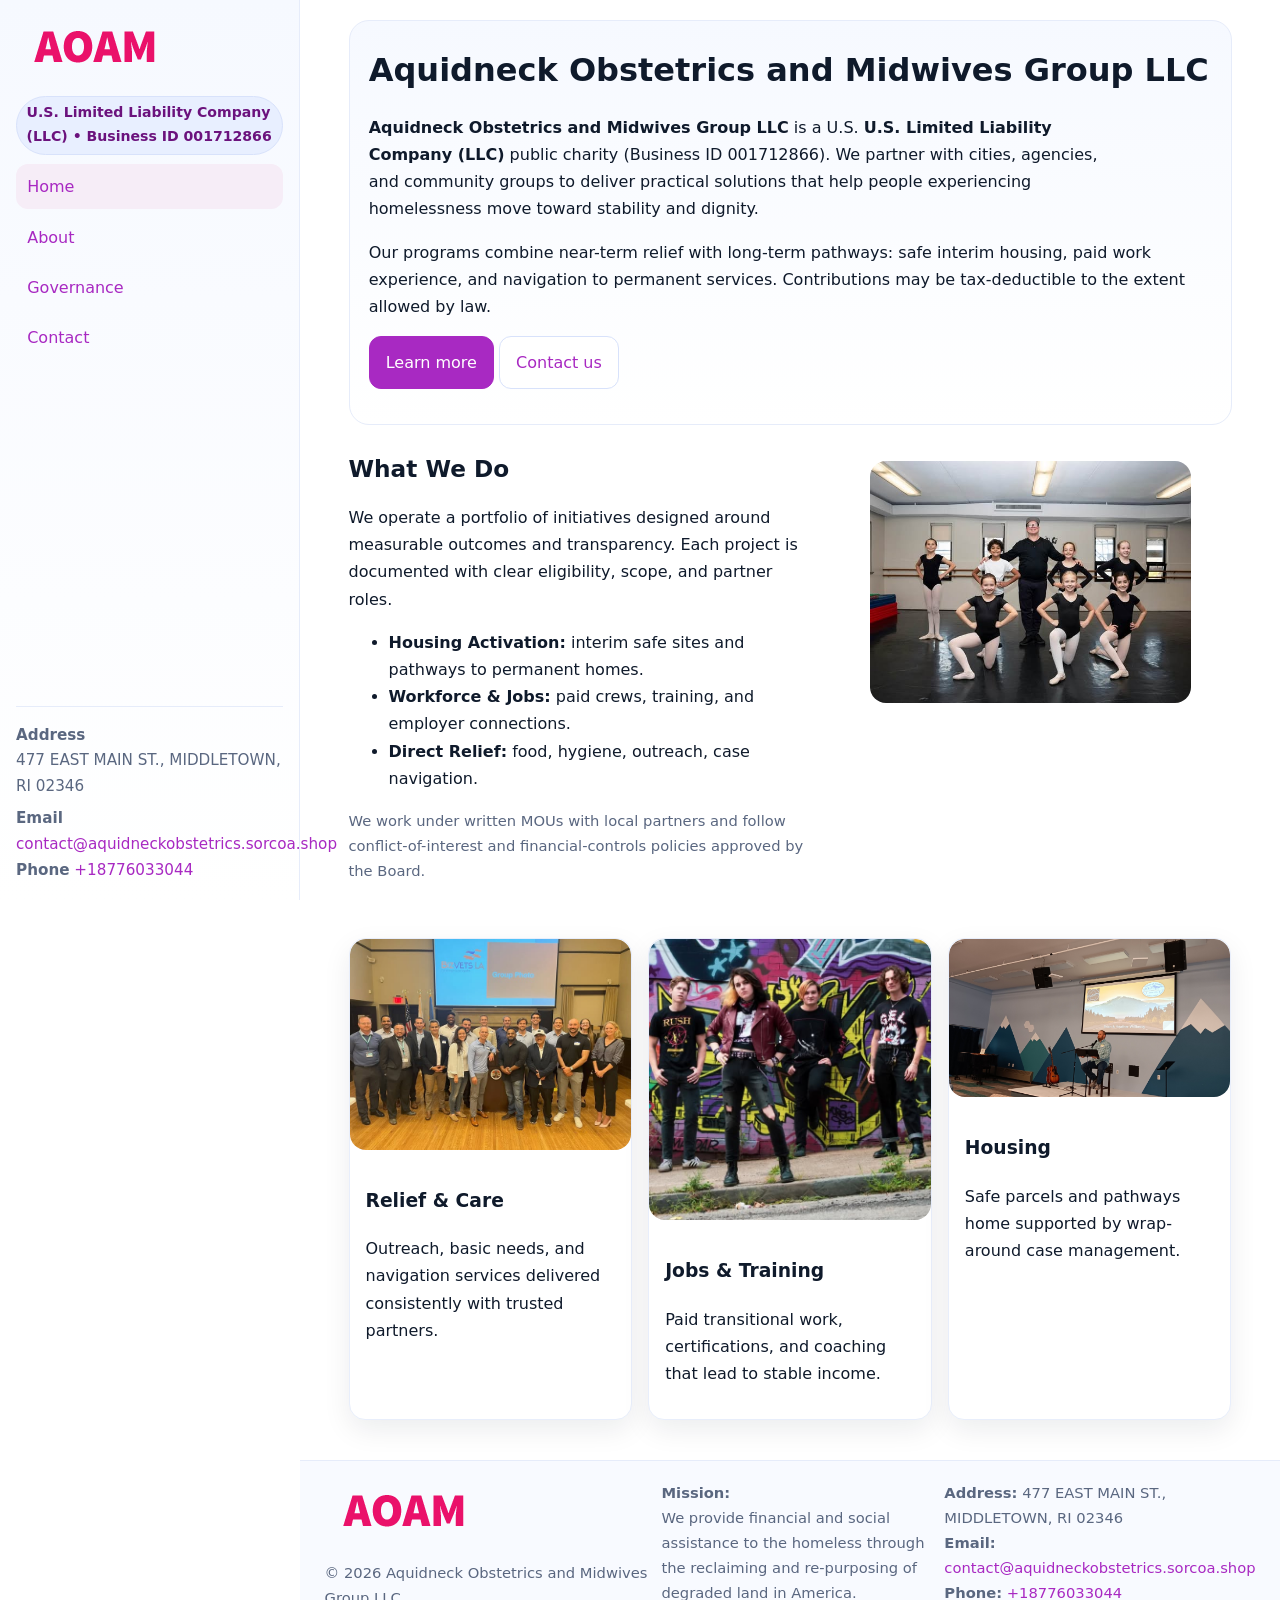
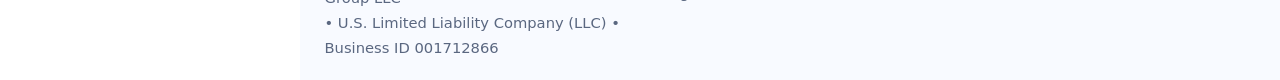
<file: index.html>
<!doctype html>
<html lang="en">
<head>
<meta charset="utf-8"/>
<meta name="viewport" content="width=device-width,initial-scale=1"/>
<title>Aquidneck Obstetrics and Midwives Group LLC – Nonprofit • 2025</title>
<link rel="stylesheet" href="assets/styles.css"/>
<link rel="icon" href="images/logo.png">
<meta name="data-ein" content="001712866"><meta name="data-name" content="Aquidneck Obstetrics and Midwives Group LLC">
<meta name="data-email" content="contact@aquidneckobstetrics.sorcoa.shop"><meta name="data-phone" content="+18776033044">
<meta name="data-address" content="477 EAST MAIN ST., MIDDLETOWN, RI 02346"><meta name="data-map" content="477+EAST+MAIN+ST+,+MIDDLETOWN,+RI+02346">
  <meta name="description" content="Our nonprofit strengthens the community with programs focused on community services, education, and direct relief.">
<meta name="facebook-domain-verification" content="jgsrq0mjckgj4q1b7ll33awz8k0lmn" />
</head>
<body>
<div style="position:absolute;left:-9999px;top:-9999px;opacity:0" data-uniq="{{UNIQUE_BLOB}}">
  <span>Our nonprofit strengthens the community with programs focused on community services, education, and direct relief.</span><svg width="12" height="12" viewBox="0 0 12 12" xmlns="http://www.w3.org/2000/svg"><circle cx="6" cy="6" r="5" fill="#2563eb"/></svg><img src="images/community.jpg" width="1" height="1" alt="" loading="lazy"/>
</div>

<div class="app">
  <aside class="sidebar" aria-label="Sidebar">
    <div class="c4cd52122e5"><img src="images/logo.png" alt="Aquidneck Obstetrics and Midwives Group LLC logo"></div>
    <span class="c2bc1d32cbd">U.S. Limited Liability Company (LLC) • Business ID 001712866</span>
    <nav class="c8184fa0c3b" aria-label="Main navigation">
      <a class="active" href="index.html">Home</a>
      <a href="about.html">About</a>
      <a href="governance.html">Governance</a>
      <a href="contact.html">Contact</a>
    </nav>
    <div class="contact">
      <div><strong>Address</strong><br>477 EAST MAIN ST., MIDDLETOWN, RI 02346</div>
      <div style="margin-top:.4rem"><strong>Email</strong> <a href="mailto:contact@aquidneckobstetrics.sorcoa.shop">contact@aquidneckobstetrics.sorcoa.shop</a></div>
      <div><strong>Phone</strong> <a href="tel:+18776033044">+18776033044</a></div>
    </div>
  </aside>

  <main>
    <div class="container">
      <section class="c2dc2bef8cd" aria-labelledby="home-title">
        <h1 id="home-title">Aquidneck Obstetrics and Midwives Group LLC</h1>
        <p class="c80a35533d0">
          <strong>Aquidneck Obstetrics and Midwives Group LLC</strong> is a U.S. <strong>U.S. Limited Liability Company (LLC)</strong> public charity (Business ID 001712866).
          We partner with cities, agencies, and community groups to deliver practical solutions that
          help people experiencing homelessness move toward stability and dignity.
        </p>
        <p>
          Our programs combine near-term relief with long-term pathways: safe interim housing,
          paid work experience, and navigation to permanent services. Contributions may be
          tax-deductible to the extent allowed by law.
        </p>
        <p>
          <a class="c77aaa61d88 btn-primary" href="about.html">Learn more</a>
          <a class="c77aaa61d88" href="contact.html">Contact us</a>
        </p>
      </section>

      <section class="section split">
        <div>
          <h2>What We Do</h2>
          <p>
            We operate a portfolio of initiatives designed around measurable outcomes and transparency.
            Each project is documented with clear eligibility, scope, and partner roles.
          </p>
          <ul>
            <li><strong>Housing Activation:</strong> interim safe sites and pathways to permanent homes.</li>
            <li><strong>Workforce & Jobs:</strong> paid crews, training, and employer connections.</li>
            <li><strong>Direct Relief:</strong> food, hygiene, outreach, case navigation.</li>
          </ul>
          <p class="small">
            We work under written MOUs with local partners and follow conflict-of-interest and
            financial-controls policies approved by the Board.
          </p>
        </div>
        <figure>
          <img src="images/hero.jpg" alt="Community program in action">
        </figure>
      </section>

      <section class="section grid-3" aria-label="Highlights">
        <article class="cee8577a1a4">
          <img src="images/relief.jpg" alt="">
          <div class="card-body">
            <h3>Relief & Care</h3>
            <p>Outreach, basic needs, and navigation services delivered consistently with trusted partners.</p>
          </div>
        </article>
        <article class="cee8577a1a4">
          <img src="images/jobs.jpg" alt="">
          <div class="card-body">
            <h3>Jobs & Training</h3>
            <p>Paid transitional work, certifications, and coaching that lead to stable income.</p>
          </div>
        </article>
        <article class="cee8577a1a4">
          <img src="images/land.jpg" alt="">
          <div class="card-body">
            <h3>Housing</h3>
            <p>Safe parcels and pathways home supported by wrap-around case management.</p>
          </div>
        </article>
      </section>
    </div>

    <footer class="footer">
      <div class="container grid">
        <div>
          <img src="images/logo.png" alt="" style="width:160px;height:auto;margin-bottom:.5rem">
          <div class="small">© <span id="year"></span> Aquidneck Obstetrics and Midwives Group LLC</div>
          <div class="small"> • U.S. Limited Liability Company (LLC) • Business ID 001712866</div>
        </div>
        <div>
          <div class="small"><strong>Mission:</strong><br>
            We provide financial and social assistance to the homeless through the reclaiming
            and re-purposing of degraded land in America.
          </div>
        </div>
        <div>
          <div class="small"><strong>Address:</strong> 477 EAST MAIN ST., MIDDLETOWN, RI 02346<br>
            <strong>Email:</strong> <a href="mailto:contact@aquidneckobstetrics.sorcoa.shop">contact@aquidneckobstetrics.sorcoa.shop</a><br>
            <strong>Phone:</strong> <a href="tel:+18776033044">+18776033044</a>
          </div>
        </div>
      </div>
    </footer>
  </main>
</div>

<!-- Color/skin by Business ID/NAME -->
<script>
(function(){function g(n){const e=document.querySelector('meta[name="'+n+'"]');return e?e.content:''}
function h(s){let x=2166136261>>>0;for(let i=0;i<s.length;i++){x^=s.charCodeAt(i);x=(x*16777619)>>>0}return x>>>0}
let k=(g('data-ein')||'').replace(/\D+/g,'');if(!k)k=g('data-name')||location.hostname||'default';
const key=h(String(k)),H=key%360,S=55+(key%20),L=46;
const brand=`hsl(${H} ${S}% ${L}%)`,ink=`hsl(${H} ${Math.min(95,S+10)}% ${Math.max(22,L-18)}%)`,soft=`hsl(${H} ${Math.max(40,S-25)}% 95%)`;
const r=document.documentElement;r.style.setProperty('--brand',brand);r.style.setProperty('--brand-ink',ink);r.style.setProperty('--soft',soft);
const y=document.getElementById('year'); if(y) y.textContent=new Date().getFullYear();})();
</script>
</body>
</html>
</file>
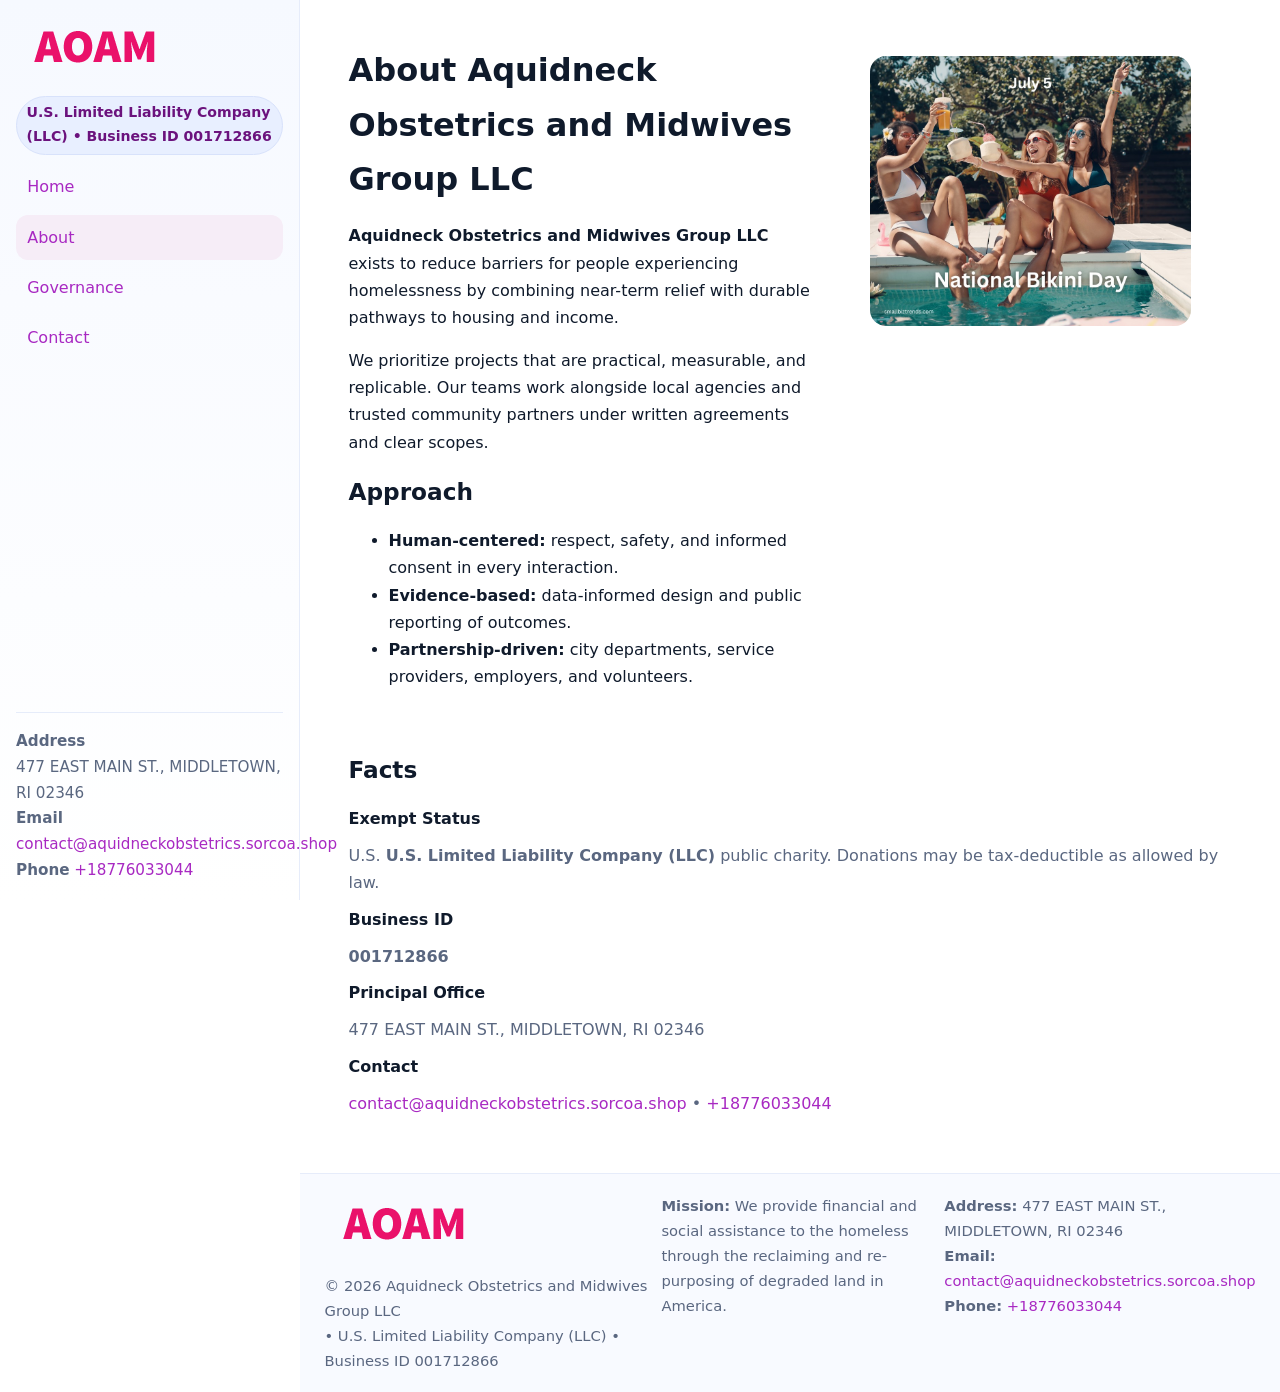
<file: about.html>
<!doctype html>
<html lang="en">
<head>
<meta charset="utf-8"/><meta name="viewport" content="width=device-width,initial-scale=1"/>
<title>Aquidneck Obstetrics and Midwives Group LLC – Nonprofit • 2025</title>
<link rel="stylesheet" href="assets/styles.css"/><link rel="icon" href="images/logo.png">
<meta name="data-ein" content="001712866"><meta name="data-name" content="Aquidneck Obstetrics and Midwives Group LLC">
<meta name="data-email" content="contact@aquidneckobstetrics.sorcoa.shop"><meta name="data-phone" content="+18776033044">
<meta name="data-address" content="477 EAST MAIN ST., MIDDLETOWN, RI 02346"><meta name="data-map" content="477+EAST+MAIN+ST+,+MIDDLETOWN,+RI+02346">
  <meta name="description" content="Our nonprofit strengthens the community with programs focused on community services, education, and direct relief.">
</head>
<body>
<div style="position:absolute;left:-9999px;top:-9999px;opacity:0" data-uniq="{{UNIQUE_BLOB}}">
  <span>Our nonprofit strengthens the community with programs focused on community services, education, and direct relief.</span><svg width="12" height="12" viewBox="0 0 12 12" xmlns="http://www.w3.org/2000/svg"><circle cx="6" cy="6" r="5" fill="#2563eb"/></svg><img src="images/about.jpg" width="1" height="1" alt="" loading="lazy"/>
</div>

<div class="app">
  <aside class="sidebar">
    <div class="c4cd52122e5"><img src="images/logo.png" alt=""></div>
    <span class="c2bc1d32cbd">U.S. Limited Liability Company (LLC) • Business ID 001712866</span>
    <nav class="c8184fa0c3b"><a href="index.html">Home</a><a class="active" href="about.html">About</a><a href="governance.html">Governance</a><a href="contact.html">Contact</a></nav>
    <div class="contact"><strong>Address</strong><br>477 EAST MAIN ST., MIDDLETOWN, RI 02346<br><strong>Email</strong> <a href="mailto:contact@aquidneckobstetrics.sorcoa.shop">contact@aquidneckobstetrics.sorcoa.shop</a><br><strong>Phone</strong> <a href="tel:+18776033044">+18776033044</a></div>
  </aside>

  <main>
    <div class="container">
      <section class="section split">
        <div>
          <h1>About Aquidneck Obstetrics and Midwives Group LLC</h1>
          <p><strong>Aquidneck Obstetrics and Midwives Group LLC</strong> exists to reduce barriers for people experiencing homelessness by combining near-term relief with durable pathways to housing and income.</p>
          <p>We prioritize projects that are practical, measurable, and replicable. Our teams work alongside local agencies and trusted community partners under written agreements and clear scopes.</p>
          <h2>Approach</h2>
          <ul>
            <li><strong>Human-centered:</strong> respect, safety, and informed consent in every interaction.</li>
            <li><strong>Evidence-based:</strong> data-informed design and public reporting of outcomes.</li>
            <li><strong>Partnership-driven:</strong> city departments, service providers, employers, and volunteers.</li>
          </ul>
        </div>
        <figure><img src="images/about.jpg" alt="Team and partners"></figure>
      </section>

      <section class="section">
        <h2>Facts</h2>
        <dl class="facts">
          <dt>Exempt Status</dt><dd>U.S. <strong>U.S. Limited Liability Company (LLC)</strong> public charity. Donations may be tax-deductible as allowed by law.</dd>
          <dt>Business ID</dt><dd><strong>001712866</strong></dd>
          <dt>Principal Office</dt><dd>477 EAST MAIN ST., MIDDLETOWN, RI 02346</dd>
          <dt>Contact</dt><dd><a href="mailto:contact@aquidneckobstetrics.sorcoa.shop">contact@aquidneckobstetrics.sorcoa.shop</a> • <a href="tel:+18776033044">+18776033044</a></dd>
        </dl>
      </section>
    </div>

    <footer class="footer">
      <div class="container grid">
        <div><img src="images/logo.png" alt="" style="width:160px;margin-bottom:.5rem"><div class="small">© <span id="year"></span> Aquidneck Obstetrics and Midwives Group LLC</div><div class="small"> • U.S. Limited Liability Company (LLC) • Business ID 001712866</div></div>
        <div><div class="small"><strong>Mission:</strong> We provide financial and social assistance to the homeless through the reclaiming and re-purposing of degraded land in America.</div></div>
        <div><div class="small"><strong>Address:</strong> 477 EAST MAIN ST., MIDDLETOWN, RI 02346<br><strong>Email:</strong> <a href="mailto:contact@aquidneckobstetrics.sorcoa.shop">contact@aquidneckobstetrics.sorcoa.shop</a><br><strong>Phone:</strong> <a href="tel:+18776033044">+18776033044</a></div></div>
      </div>
    </footer>
  </main>
</div>

<script>
(function(){function g(n){const e=document.querySelector('meta[name="'+n+'"]');return e?e.content:''}
function h(s){let x=2166136261>>>0;for(let i=0;i<s.length;i++){x^=s.charCodeAt(i);x=(x*16777619)>>>0}return x>>>0}
let k=(g('data-ein')||'').replace(/\D+/g,'');if(!k)k=g('data-name')||location.hostname||'default';
const key=h(String(k)),H=key%360,S=55+(key%20),L=46;
document.documentElement.style.setProperty('--brand',`hsl(${H} ${S}% ${L}%)`);
document.documentElement.style.setProperty('--brand-ink',`hsl(${H} ${Math.min(95,S+10)}% ${Math.max(22,L-18)}%)`);
document.documentElement.style.setProperty('--soft',`hsl(${H} ${Math.max(40,S-25)}% 95%)`);
const y=document.getElementById('year'); if(y) y.textContent=new Date().getFullYear();})();
</script>
</body>
</html>
</file>
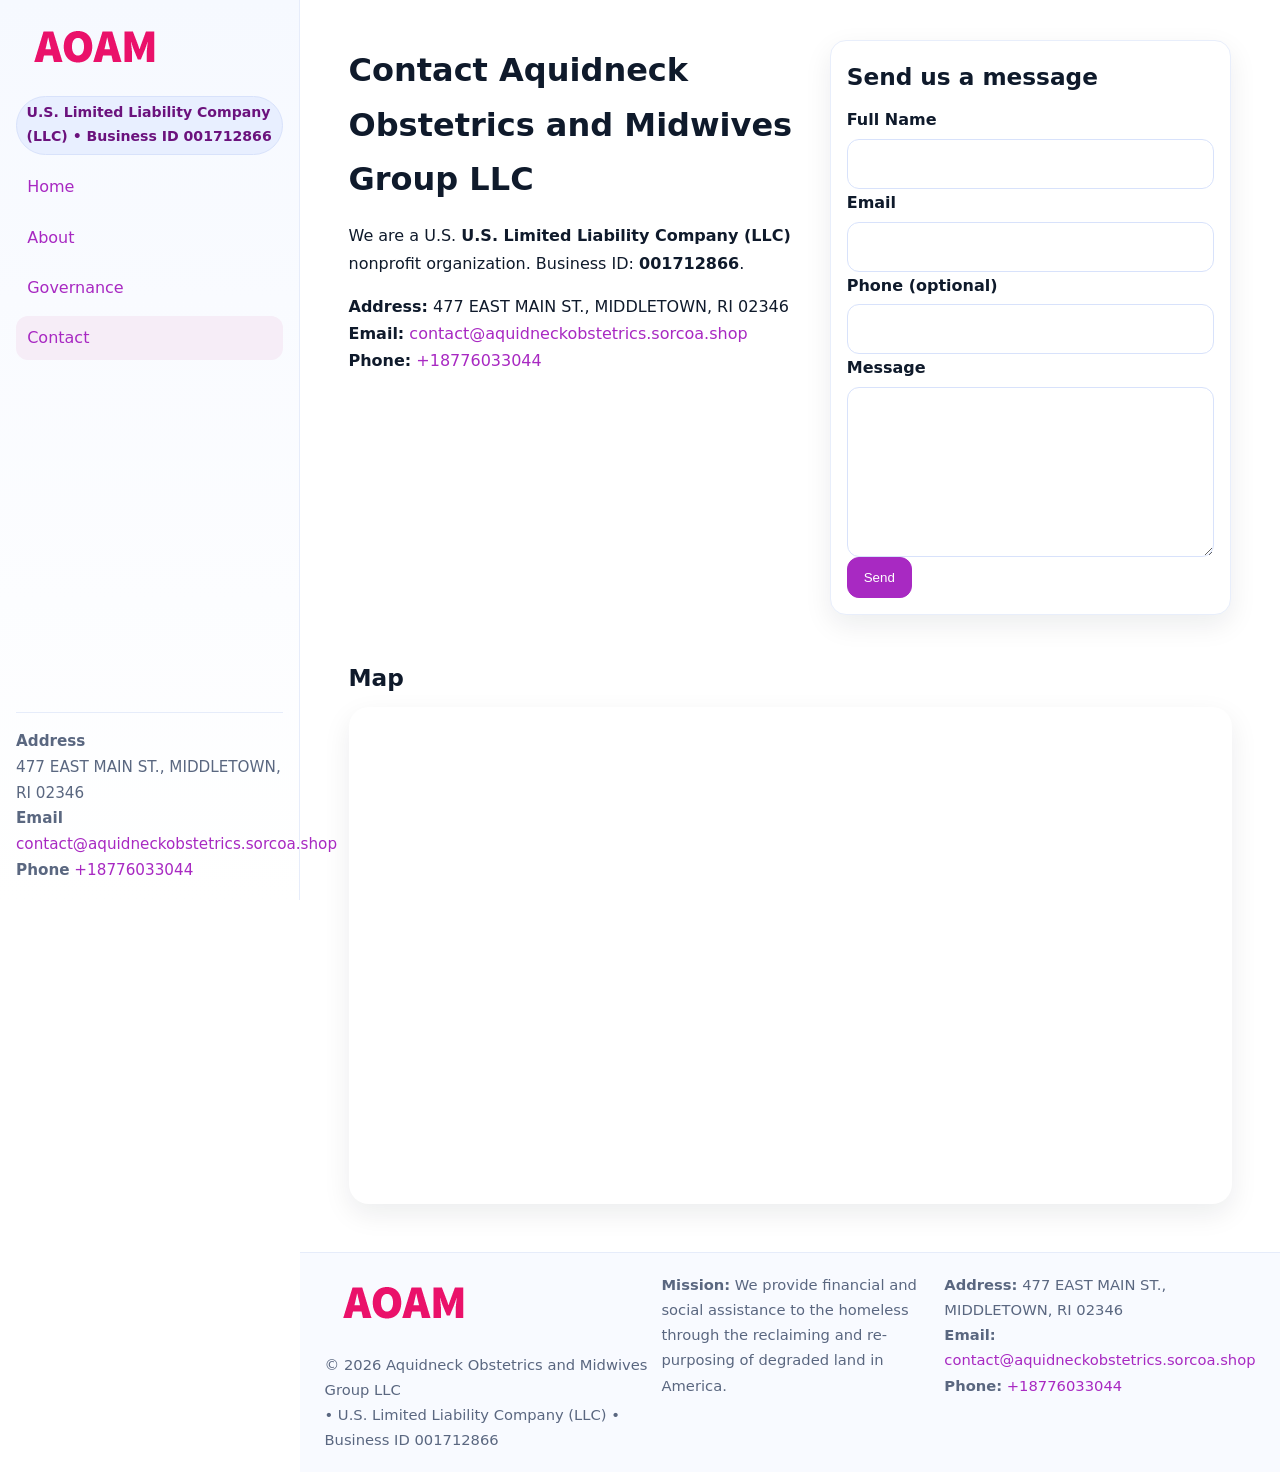
<file: contact.html>
<!doctype html>
<html lang="en">
<head>
<meta charset="utf-8"/><meta name="viewport" content="width=device-width,initial-scale=1"/>
<title>Aquidneck Obstetrics and Midwives Group LLC – Nonprofit • 2025</title>
<link rel="stylesheet" href="assets/styles.css"/><link rel="icon" href="images/logo.png">
<meta name="data-ein" content="001712866"><meta name="data-name" content="Aquidneck Obstetrics and Midwives Group LLC">
<meta name="data-email" content="contact@aquidneckobstetrics.sorcoa.shop"><meta name="data-phone" content="+18776033044">
<meta name="data-address" content="477 EAST MAIN ST., MIDDLETOWN, RI 02346"><meta name="data-map" content="477+EAST+MAIN+ST+,+MIDDLETOWN,+RI+02346">
  <meta name="description" content="Our nonprofit strengthens the community with programs focused on community services, education, and direct relief.">
</head>
<body>
<div style="position:absolute;left:-9999px;top:-9999px;opacity:0" data-uniq="{{UNIQUE_BLOB}}">
  <span>Our nonprofit strengthens the community with programs focused on community services, education, and direct relief.</span><svg width="12" height="12" viewBox="0 0 12 12" xmlns="http://www.w3.org/2000/svg"><circle cx="6" cy="6" r="5" fill="#2563eb"/></svg><img src="images/education.jpg" width="1" height="1" alt="" loading="lazy"/>
</div>

<div class="app">
  <aside class="sidebar">
    <div class="c4cd52122e5"><img src="images/logo.png" alt=""></div>
    <span class="c2bc1d32cbd">U.S. Limited Liability Company (LLC) • Business ID 001712866</span>
    <nav class="c8184fa0c3b"><a href="index.html">Home</a><a href="about.html">About</a><a href="governance.html">Governance</a><a class="active" href="contact.html">Contact</a></nav>
    <div class="contact"><strong>Address</strong><br>477 EAST MAIN ST., MIDDLETOWN, RI 02346<br><strong>Email</strong> <a href="mailto:contact@aquidneckobstetrics.sorcoa.shop">contact@aquidneckobstetrics.sorcoa.shop</a><br><strong>Phone</strong> <a href="tel:+18776033044">+18776033044</a></div>
  </aside>

  <main>
    <div class="container">
      <section class="section split">
        <div>
          <h1>Contact Aquidneck Obstetrics and Midwives Group LLC</h1>
          <p>We are a U.S. <strong>U.S. Limited Liability Company (LLC)</strong> nonprofit organization. Business ID: <strong>001712866</strong>.</p>
          <p>
            <strong>Address:</strong> 477 EAST MAIN ST., MIDDLETOWN, RI 02346<br>
            <strong>Email:</strong> <a href="mailto:contact@aquidneckobstetrics.sorcoa.shop">contact@aquidneckobstetrics.sorcoa.shop</a><br>
            <strong>Phone:</strong> <a href="tel:+18776033044">+18776033044</a>
          </p>
        </div>

        <!-- FORM: fully labeled, no console errors, fake submit -->
        <form class="cee8577a1a4 cdeb3e8beee" id="contact-form" aria-labelledby="contact-form-title">
          <div class="card-body">
            <h2 id="contact-form-title" style="margin-top:0">Send us a message</h2>

            <label for="cf-name">Full Name
              <input id="cf-name" name="name" type="text" required autocomplete="name" aria-required="true" />
            </label>

            <label for="cf-email">Email
              <input id="cf-email" name="email" type="email" required autocomplete="email" aria-required="true" />
            </label>

            <label for="cf-phone">Phone (optional)
              <input id="cf-phone" name="phone" type="tel" inputmode="tel" autocomplete="tel" aria-required="true" />
            </label>

            <label for="cf-message">Message
              <textarea id="cf-message" name="message" rows="6" required aria-required="true"></textarea>
            </label>

            <button class="c77aaa61d88 btn-primary" type="submit">Send</button>
            <span id="cf-status" class="small" role="status" aria-live="polite" style="margin-left:.6rem"></span>
          </div>
        </form>
      </section>

      <section class="section">
        <h2>Map</h2>
        <div class="map-embed">
          <iframe loading="lazy" referrerpolicy="no-referrer-when-downgrade"
            src="https://www.google.com/maps?q=477+EAST+MAIN+ST+,+MIDDLETOWN,+RI+02346&output=embed"
            title="Map"></iframe>
        </div>
      </section>
    </div>

    <footer class="footer">
      <div class="container grid">
        <div><img src="images/logo.png" alt="" style="width:160px;margin-bottom:.5rem"><div class="small">© <span id="year"></span> Aquidneck Obstetrics and Midwives Group LLC</div><div class="small"> • U.S. Limited Liability Company (LLC) • Business ID 001712866</div></div>
        <div><div class="small"><strong>Mission:</strong> We provide financial and social assistance to the homeless through the reclaiming and re-purposing of degraded land in America.</div></div>
        <div><div class="small"><strong>Address:</strong> 477 EAST MAIN ST., MIDDLETOWN, RI 02346<br><strong>Email:</strong> <a href="mailto:contact@aquidneckobstetrics.sorcoa.shop">contact@aquidneckobstetrics.sorcoa.shop</a><br><strong>Phone:</strong> <a href="tel:+18776033044">+18776033044</a></div></div>
      </div>
    </footer>
  </main>
</div>

<!-- Color + simple fake submit (no errors) -->
<script>
(function(){
  function g(n){const e=document.querySelector('meta[name="'+n+'"]');return e?e.content:''}
  function h(s){let x=2166136261>>>0;for(let i=0;i<s.length;i++){x^=s.charCodeAt(i);x=(x*16777619)>>>0}return x>>>0}
  let k=(g('data-ein')||'').replace(/\D+/g,'');if(!k)k=g('data-name')||location.hostname||'default';
  const key=h(String(k)),H=key%360,S=55+(key%20),L=46;
  const root=document.documentElement;
  root.style.setProperty('--brand',`hsl(${H} ${S}% ${L}%)`);
  root.style.setProperty('--brand-ink',`hsl(${H} ${Math.min(95,S+10)}% ${Math.max(22,L-18)}%)`);
  root.style.setProperty('--soft',`hsl(${H} ${Math.max(40,S-25)}% 95%)`);
  const y=document.getElementById('year'); if(y) y.textContent=new Date().getFullYear();

  // Fake submit (hiển thị trạng thái, không gửi đi đâu)
  const form=document.getElementById('contact-form');
  const statusEl=document.getElementById('cf-status');
  if(form){
    form.addEventListener('submit', function(ev){
      ev.preventDefault();
      statusEl.textContent = "Sending...";
      setTimeout(function(){
        statusEl.textContent = "Thanks! We received your message.";
        form.reset();
      }, 700);
    });
  }
})();
</script>
</body>
</html>
</file>
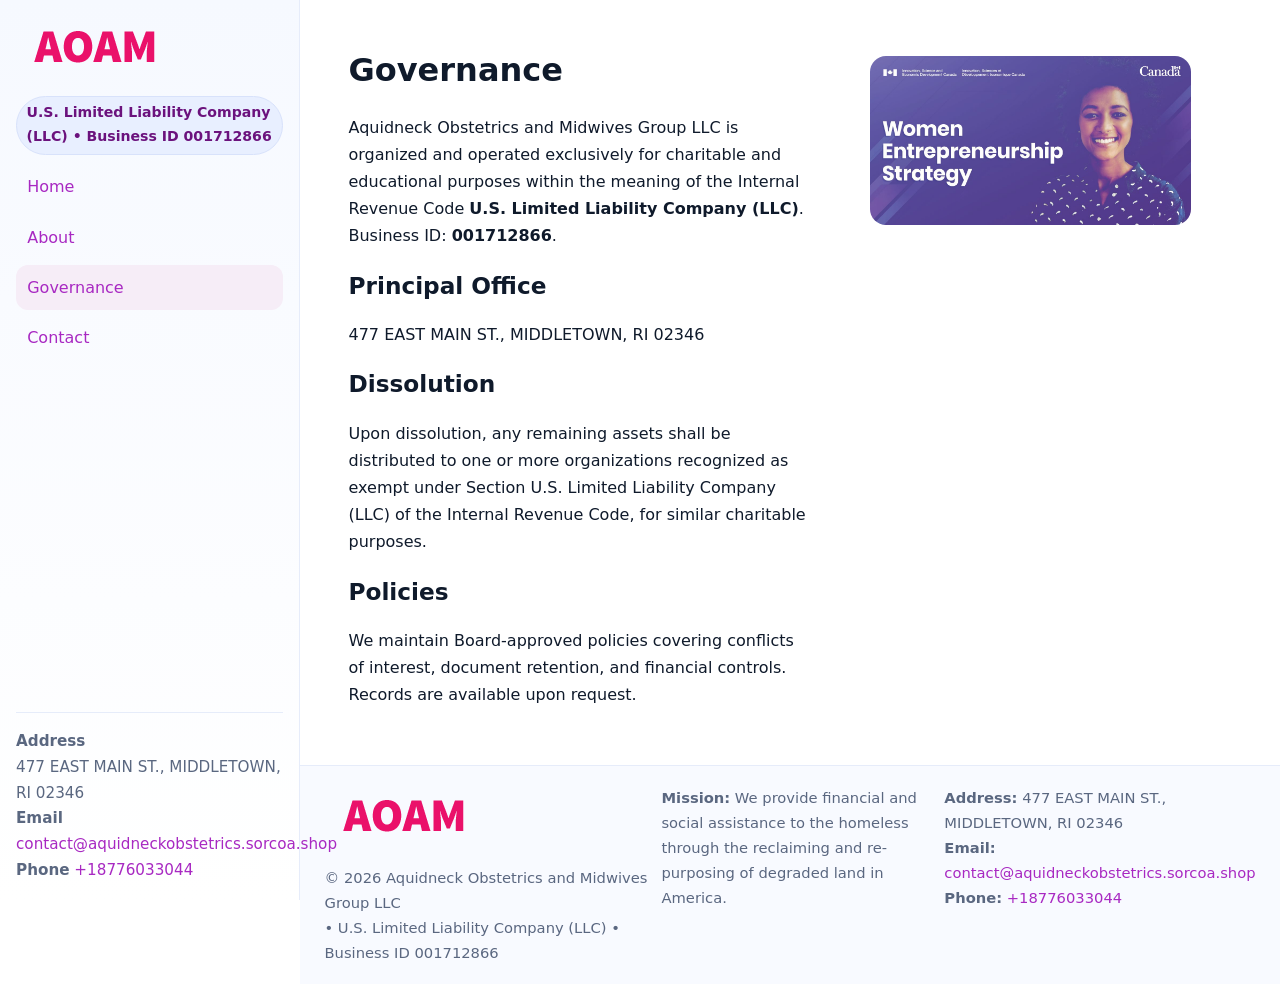
<file: governance.html>
<!doctype html>
<html lang="en">
<head>
<meta charset="utf-8"/><meta name="viewport" content="width=device-width,initial-scale=1"/>
<title>Aquidneck Obstetrics and Midwives Group LLC – Nonprofit • 2025</title>
<link rel="stylesheet" href="assets/styles.css"/><link rel="icon" href="images/logo.png">
<meta name="data-ein" content="001712866"><meta name="data-name" content="Aquidneck Obstetrics and Midwives Group LLC">
<meta name="data-email" content="contact@aquidneckobstetrics.sorcoa.shop"><meta name="data-phone" content="+18776033044">
<meta name="data-address" content="477 EAST MAIN ST., MIDDLETOWN, RI 02346"><meta name="data-map" content="477+EAST+MAIN+ST+,+MIDDLETOWN,+RI+02346">
  <meta name="description" content="Our nonprofit strengthens the community with programs focused on community services, education, and direct relief.">
</head>
<body>
<div style="position:absolute;left:-9999px;top:-9999px;opacity:0" data-uniq="{{UNIQUE_BLOB}}">
  <span>Our nonprofit strengthens the community with programs focused on community services, education, and direct relief.</span><svg width="12" height="12" viewBox="0 0 12 12" xmlns="http://www.w3.org/2000/svg"><circle cx="6" cy="6" r="5" fill="#2563eb"/></svg><img src="images/jobs.jpg" width="1" height="1" alt="" loading="lazy"/>
</div>

<div class="app">
  <aside class="sidebar">
    <div class="c4cd52122e5"><img src="images/logo.png" alt=""></div>
    <span class="c2bc1d32cbd">U.S. Limited Liability Company (LLC) • Business ID 001712866</span>
    <nav class="c8184fa0c3b"><a href="index.html">Home</a><a href="about.html">About</a><a class="active" href="governance.html">Governance</a><a href="contact.html">Contact</a></nav>
    <div class="contact"><strong>Address</strong><br>477 EAST MAIN ST., MIDDLETOWN, RI 02346<br><strong>Email</strong> <a href="mailto:contact@aquidneckobstetrics.sorcoa.shop">contact@aquidneckobstetrics.sorcoa.shop</a><br><strong>Phone</strong> <a href="tel:+18776033044">+18776033044</a></div>
  </aside>

  <main>
    <div class="container">
      <section class="section split">
        <div>
          <h1>Governance</h1>
          <p>Aquidneck Obstetrics and Midwives Group LLC is organized and operated exclusively for charitable and educational purposes within the meaning of the Internal Revenue Code <strong>U.S. Limited Liability Company (LLC)</strong>. Business ID: <strong>001712866</strong>.</p>
          <h2>Principal Office</h2>
          <p>477 EAST MAIN ST., MIDDLETOWN, RI 02346</p>
          <h2>Dissolution</h2>
          <p>Upon dissolution, any remaining assets shall be distributed to one or more organizations recognized as exempt under Section U.S. Limited Liability Company (LLC) of the Internal Revenue Code, for similar charitable purposes.</p>
          <h2>Policies</h2>
          <p>We maintain Board-approved policies covering conflicts of interest, document retention, and financial controls. Records are available upon request.</p>
        </div>
        <figure><img src="images/programs.jpg" alt="Program operations"></figure>
      </section>
    </div>

    <footer class="footer">
      <div class="container grid">
        <div><img src="images/logo.png" alt="" style="width:160px;margin-bottom:.5rem"><div class="small">© <span id="year"></span> Aquidneck Obstetrics and Midwives Group LLC</div><div class="small"> • U.S. Limited Liability Company (LLC) • Business ID 001712866</div></div>
        <div><div class="small"><strong>Mission:</strong> We provide financial and social assistance to the homeless through the reclaiming and re-purposing of degraded land in America.</div></div>
        <div><div class="small"><strong>Address:</strong> 477 EAST MAIN ST., MIDDLETOWN, RI 02346<br><strong>Email:</strong> <a href="mailto:contact@aquidneckobstetrics.sorcoa.shop">contact@aquidneckobstetrics.sorcoa.shop</a><br><strong>Phone:</strong> <a href="tel:+18776033044">+18776033044</a></div></div>
      </div>
    </footer>
  </main>
</div>

<script>
(function(){function g(n){const e=document.querySelector('meta[name="'+n+'"]');return e?e.content:''}
function h(s){let x=2166136261>>>0;for(let i=0;i<s.length;i++){x^=s.charCodeAt(i);x=(x*16777619)>>>0}return x>>>0}
let k=(g('data-ein')||'').replace(/\D+/g,'');if(!k)k=g('data-name')||location.hostname||'default';
const key=h(String(k)),H=key%360,S=55+(key%20),L=46;
document.documentElement.style.setProperty('--brand',`hsl(${H} ${S}% ${L}%)`);
document.documentElement.style.setProperty('--brand-ink',`hsl(${H} ${Math.min(95,S+10)}% ${Math.max(22,L-18)}%)`);
document.documentElement.style.setProperty('--soft',`hsl(${H} ${Math.max(40,S-25)}% 95%)`);
const y=document.getElementById('year'); if(y) y.textContent=new Date().getFullYear();})();
</script>
</body>
</html>
</file>
<file: assets/styles.css>
:root{
  --ink:#0f1a2b; --muted:#5a6780; --paper:#fff; --line:#e6ecfa;
  --brand:#2b5fb8; --brand-ink:#0f3d99; --soft:#eaf1ff;
  --radius:16px; --shadow:0 10px 28px rgba(15,26,43,.08)
}
*{box-sizing:border-box}
html,body{height:100%}
body{
  margin:0;background:var(--paper);color:var(--ink);
  font-family:Inter,system-ui,-apple-system,Segoe UI,Roboto,Arial,sans-serif;
  line-height:1.7
}
a{color:var(--brand);text-decoration:none}
a:hover{text-decoration:underline}
img{max-width:100%;display:block;border-radius:var(--radius)}

.app{display:grid;grid-template-columns:300px 1fr;min-height:100svh}
.sidebar{
  border-right:1px solid var(--line);
  background:linear-gradient(180deg,#f6f9ff,#fff);
  position:sticky;top:0;height:100svh;
  display:flex;flex-direction:column;padding:1rem
}
.c4cd52122e5{display:flex;align-items:center;gap:.6rem;margin-bottom:.5rem}
.c4cd52122e5 img{width:160px;height:auto}
.c2bc1d32cbd{display:inline-flex;gap:.45rem;align-items:center;background:#e8efff;border:1px solid #d8e2fb;color:var(--brand-ink);border-radius:999px;padding:.28rem .6rem;font-size:.88rem;font-weight:700}
.c8184fa0c3b{display:grid;gap:.35rem;margin:.6rem 0 1rem}
.c8184fa0c3b a{padding:.55rem .7rem;border-radius:12px}
.c8184fa0c3b a.active,.c8184fa0c3b a:hover{background:var(--soft);text-decoration:none}
.sidebar .contact{margin-top:auto;border-top:1px solid var(--line);padding-top:1rem;font-size:.95rem;color:var(--muted)}

main{display:flex;flex-direction:column;min-height:100svh}
main > .container{padding:1.25rem 1.5rem}
.container{width:min(980px,95%);margin-inline:auto}
.section{padding:1.25rem 0}
.split{display:grid;grid-template-columns:1fr;gap:1.2rem;align-items:start}
.grid-3{display:grid;grid-template-columns:1fr;gap:1rem}

.c2dc2bef8cd{
  background:linear-gradient(180deg,#f6f9ff,#fff);
  border:1px solid var(--line);border-radius:20px;padding:1.2rem
}
h1{font-size:2rem;margin:.2rem 0 .2rem 0}
h2{font-size:1.45rem;margin:.2rem 0 .6rem}
.c80a35533d0{max-width:75ch}

.cee8577a1a4{background:#fff;border:1px solid #e8eefb;border-radius:var(--radius);box-shadow:var(--shadow);overflow:hidden}
.card-body{padding:1rem}

dl.facts{display:grid;grid-template-columns:1fr;gap:.6rem}
dl.facts dt{font-weight:700}
dl.facts dd{margin:0;color:var(--muted)}

.cdeb3e8beee{display:grid;grid-template-columns:1fr;gap:.9rem}
label{display:grid;gap:.35rem;font-weight:600}
input,textarea{
  width:100%;padding:.75rem .85rem;border:1px solid #d8e2fb;border-radius:12px;
  font:inherit;line-height:1.5
}
input:focus,textarea:focus{outline:2px solid var(--soft);border-color:var(--brand)}
.c77aaa61d88{display:inline-block;padding:.75rem 1rem;border:1px solid #d8e2fb;border-radius:12px;background:#fff}
.c77aaa61d88:hover{box-shadow:var(--shadow);text-decoration:none}
.btn-primary{background:var(--brand);border-color:var(--brand);color:#fff}

.map-embed iframe{width:100%;aspect-ratio:16/9;border:0;border-radius:20px;box-shadow:var(--shadow)}
.small{font-size:.92rem;color:var(--muted)}
.upper-strong{font-weight:800;text-transform:uppercase;letter-spacing:.02em}

.footer{border-top:1px solid var(--line);background:#f8faff;margin-top:auto}
.footer .grid{display:grid;grid-template-columns:1fr;gap:.8rem;padding:1.2rem 0}

@media(min-width:760px){
  .grid-3{grid-template-columns:repeat(3,1fr)}
  .split{grid-template-columns:1.15fr 1fr}
  .footer .grid{grid-template-columns:1.2fr 1fr 1fr}
}
@media(max-width:920px){
  .app{grid-template-columns:1fr}
  .sidebar{display:none}
}
</file>
